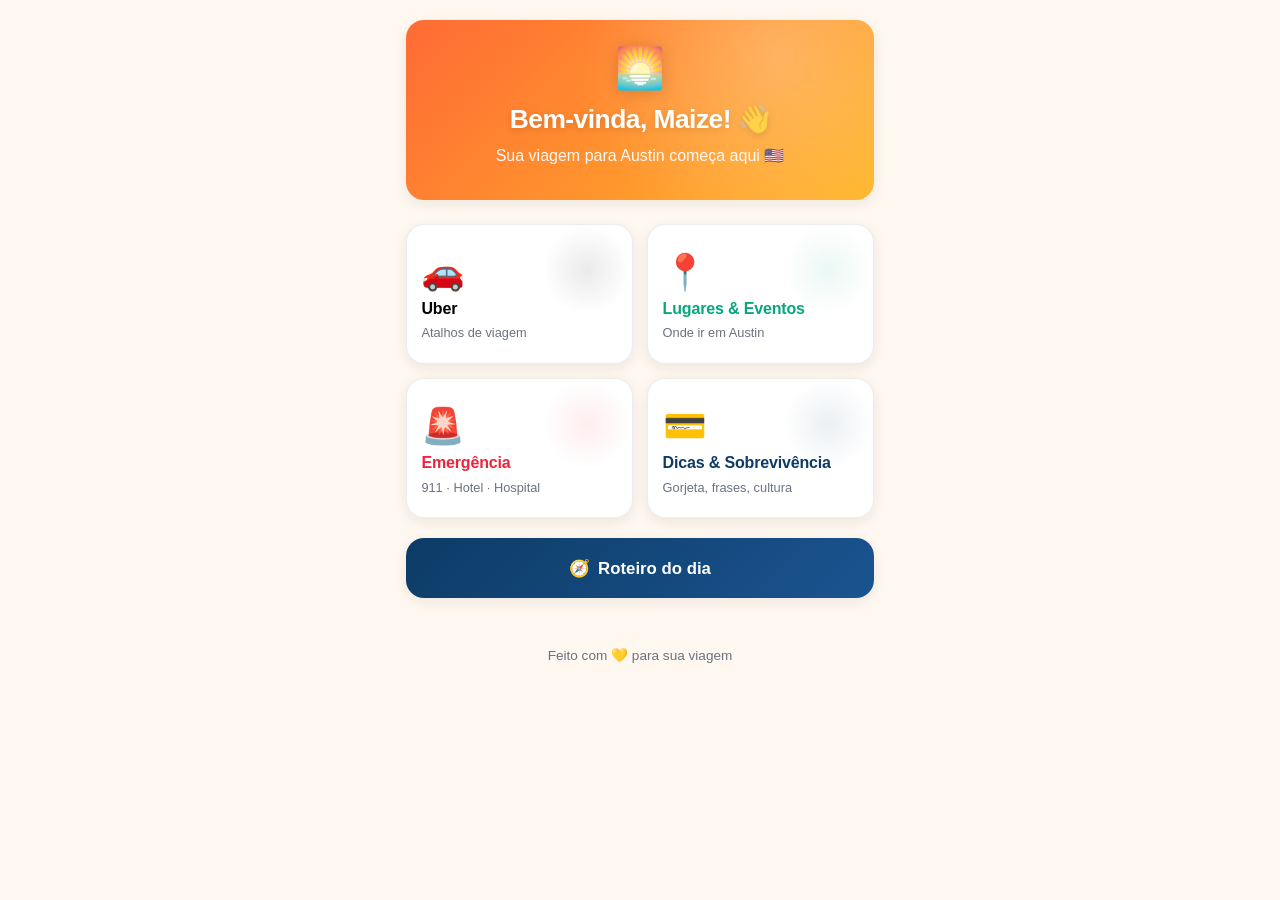
<file: index.html>
<!DOCTYPE html>
<html lang="pt-BR">
<head>
  <meta charset="UTF-8" />
  <meta name="viewport" content="width=device-width, initial-scale=1.0, viewport-fit=cover" />
  <meta name="theme-color" content="#FF6B35" media="(prefers-color-scheme: light)" />
  <meta name="theme-color" content="#0F1419" media="(prefers-color-scheme: dark)" />
  <title>Maize em Austin</title>
  <link rel="manifest" href="manifest.json" />
  <link rel="stylesheet" href="styles.css" />
  <link rel="icon" href="data:image/svg+xml,<svg xmlns=%22http://www.w3.org/2000/svg%22 viewBox=%220 0 100 100%22><text y=%22.9em%22 font-size=%2290%22>🤠</text></svg>" />
</head>
<body>
  
  <main class="container">
    <header class="hero">
      <button type="button" class="hero-wave" id="heroEgg" aria-label="Surpresa">🌅</button>
      <h1 class="hero-title">Bem-vinda, Maize! 👋</h1>
      <p class="hero-subtitle">Sua viagem para Austin começa aqui 🇺🇸</p>
    </header>

    <section class="grid" aria-label="Menu principal">
      <a href="pages/uber.html" class="card card-uber">
        <span class="card-icon" aria-hidden="true">🚗</span>
        <span class="card-title">Uber</span>
        <span class="card-sub">Atalhos de viagem</span>
      </a>

      <a href="pages/lugares.html" class="card card-places">
        <span class="card-icon" aria-hidden="true">📍</span>
        <span class="card-title">Lugares & Eventos</span>
        <span class="card-sub">Onde ir em Austin</span>
      </a>

      <a href="pages/emergencia.html" class="card card-emergency">
        <span class="card-icon" aria-hidden="true">🚨</span>
        <span class="card-title">Emergência</span>
        <span class="card-sub">911 · Hotel · Hospital</span>
      </a>

      <a href="pages/dicas.html" class="card card-tips">
        <span class="card-icon" aria-hidden="true">💳</span>
        <span class="card-title">Dicas & Sobrevivência</span>
        <span class="card-sub">Gorjeta, frases, cultura</span>
      </a>
    </section>

    <a href="pages/roteiro.html" class="btn-full">
      🧭 <span>Roteiro do dia</span>
    </a>

    <footer class="footer">
      Feito com 💛 para sua viagem
    </footer>
  </main>

  <div class="egg-overlay" id="eggOverlay" aria-hidden="true">
    <div class="egg-modal" role="dialog" aria-label="Surpresa">
      <button type="button" class="egg-close" id="eggClose" aria-label="Fechar">✕</button>
      <div class="egg-gallery">
        <img src="img/1.jpeg" alt="" loading="lazy" />
        <img src="img/2.jpeg" alt="" loading="lazy" />
        <img src="img/3.jpeg" alt="" loading="lazy" />
      </div>
      <p class="egg-caption">Amamos você &lt;3</p>
    </div>
  </div>

  <script src="script.js"></script>
</body>
</html>
</file>
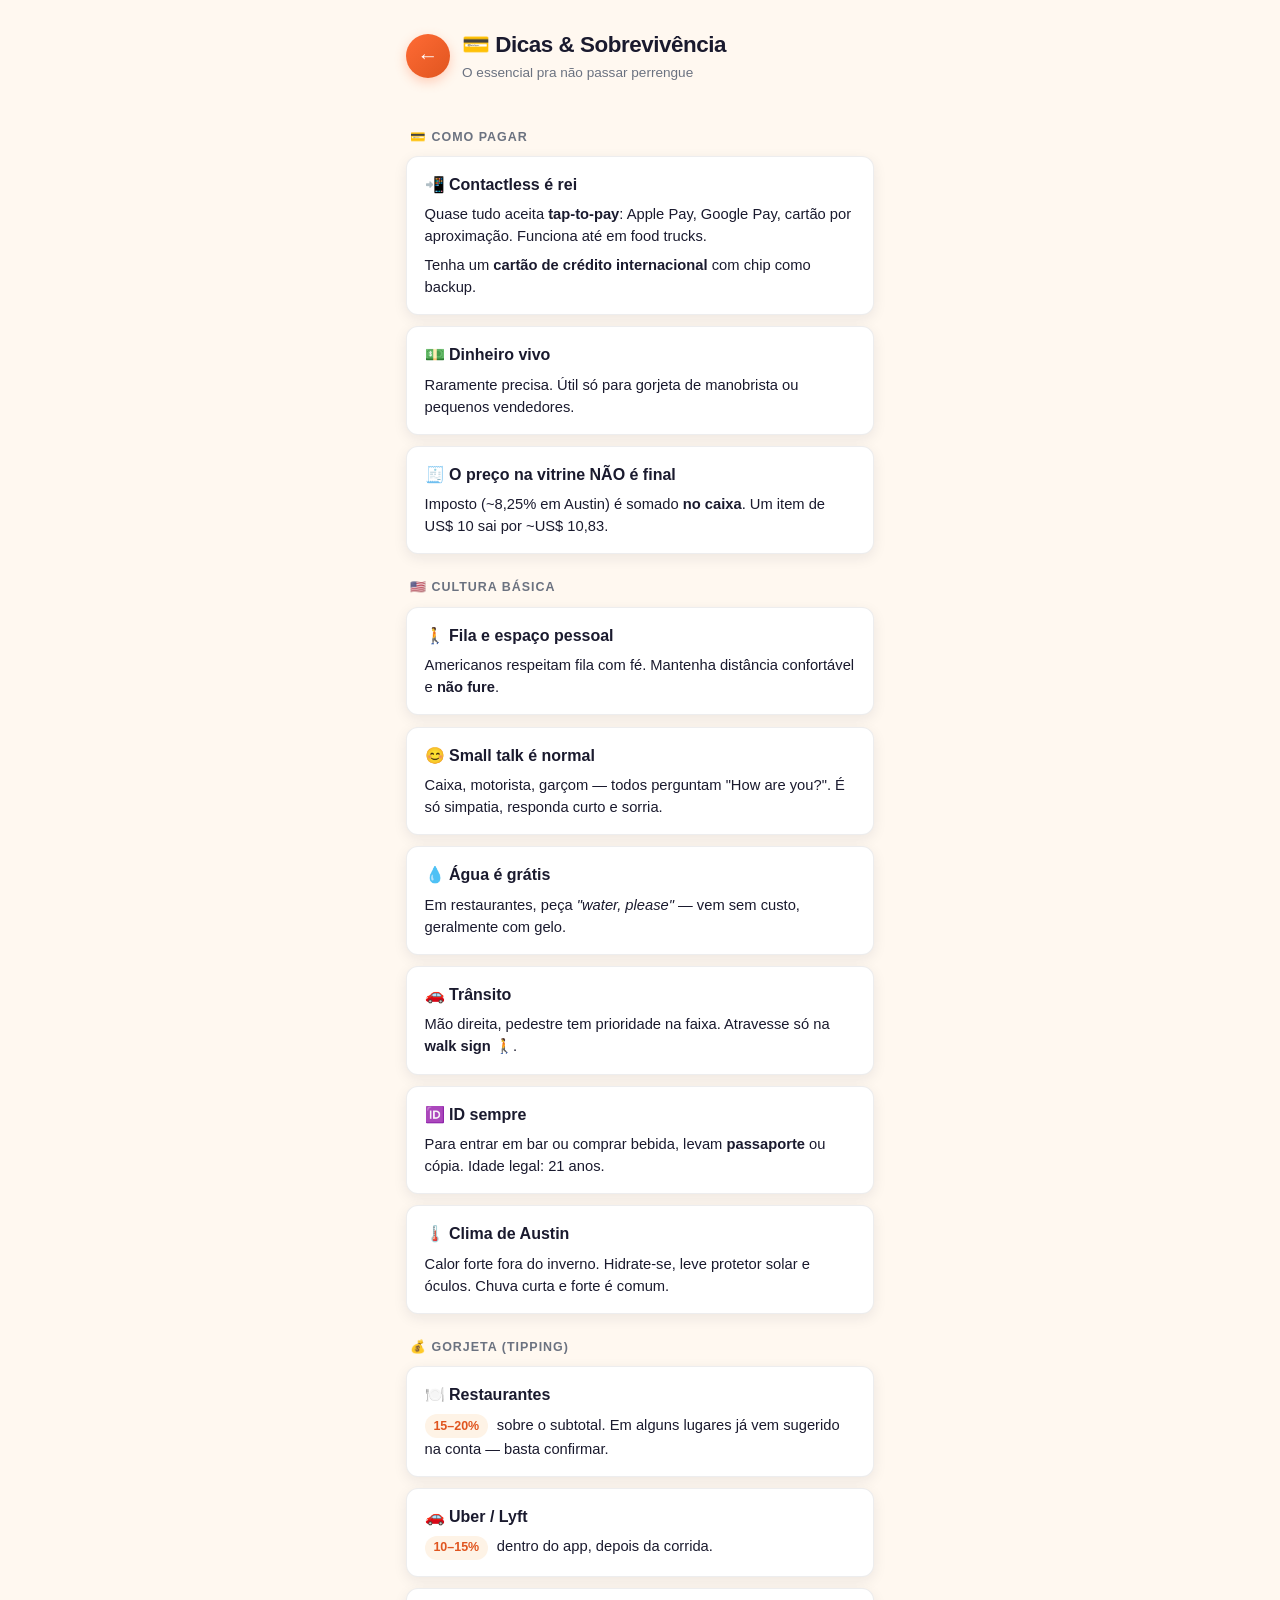
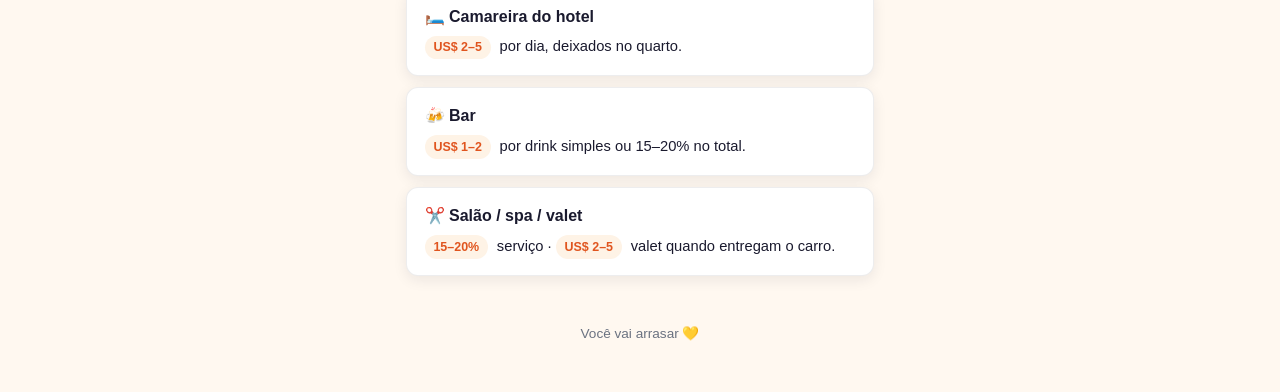
<file: pages/dicas.html>
<!DOCTYPE html>
<html lang="pt-BR">
<head>
  <meta charset="UTF-8" />
  <meta name="viewport" content="width=device-width, initial-scale=1.0, viewport-fit=cover" />
  <meta name="theme-color" content="#FF6B35" media="(prefers-color-scheme: light)" />
  <meta name="theme-color" content="#0F1419" media="(prefers-color-scheme: dark)" />
  <title>Dicas & Sobrevivência — Maize em Austin</title>
  <link rel="stylesheet" href="../styles.css" />
</head>
<body>
  <main class="container">
    <header class="page-header">
      <a href="../index.html" class="back-btn" aria-label="Voltar">←</a>
      <div>
        <h1 class="page-title">💳 Dicas & Sobrevivência</h1>
        <p class="page-subtitle">O essencial pra não passar perrengue</p>
      </div>
    </header>

    <h2 class="section-title">💳 Como pagar</h2>
    <div class="info-card">
      <h3>📲 Contactless é rei</h3>
      <p>Quase tudo aceita <strong>tap-to-pay</strong>: Apple Pay, Google Pay, cartão por aproximação. Funciona até em food trucks.</p>
      <p>Tenha um <strong>cartão de crédito internacional</strong> com chip como backup.</p>
    </div>
    <div class="info-card">
      <h3>💵 Dinheiro vivo</h3>
      <p>Raramente precisa. Útil só para gorjeta de manobrista ou pequenos vendedores.</p>
    </div>
    <div class="info-card">
      <h3>🧾 O preço na vitrine NÃO é final</h3>
      <p>Imposto (~8,25% em Austin) é somado <strong>no caixa</strong>. Um item de US$ 10 sai por ~US$ 10,83.</p>
    </div>

    <h2 class="section-title">🇺🇸 Cultura básica</h2>
    <div class="info-card">
      <h3>🚶 Fila e espaço pessoal</h3>
      <p>Americanos respeitam fila com fé. Mantenha distância confortável e <strong>não fure</strong>.</p>
    </div>
    <div class="info-card">
      <h3>😊 Small talk é normal</h3>
      <p>Caixa, motorista, garçom — todos perguntam "How are you?". É só simpatia, responda curto e sorria.</p>
    </div>
    <div class="info-card">
      <h3>💧 Água é grátis</h3>
      <p>Em restaurantes, peça <em>"water, please"</em> — vem sem custo, geralmente com gelo.</p>
    </div>
    <div class="info-card">
      <h3>🚗 Trânsito</h3>
      <p>Mão direita, pedestre tem prioridade na faixa. Atravesse só na <strong>walk sign</strong> 🚶.</p>
    </div>
    <div class="info-card">
      <h3>🆔 ID sempre</h3>
      <p>Para entrar em bar ou comprar bebida, levam <strong>passaporte</strong> ou cópia. Idade legal: 21 anos.</p>
    </div>
    <div class="info-card">
      <h3>🌡️ Clima de Austin</h3>
      <p>Calor forte fora do inverno. Hidrate-se, leve protetor solar e óculos. Chuva curta e forte é comum.</p>
    </div>

    <h2 class="section-title">💰 Gorjeta (tipping)</h2>
    <div class="info-card">
      <h3>🍽️ Restaurantes</h3>
      <p><span class="badge">15–20%</span> sobre o subtotal. Em alguns lugares já vem sugerido na conta — basta confirmar.</p>
    </div>
    <div class="info-card">
      <h3>🚗 Uber / Lyft</h3>
      <p><span class="badge">10–15%</span> dentro do app, depois da corrida.</p>
    </div>
    <div class="info-card">
      <h3>🛏️ Camareira do hotel</h3>
      <p><span class="badge">US$ 2–5</span> por dia, deixados no quarto.</p>
    </div>
    <div class="info-card">
      <h3>🍻 Bar</h3>
      <p><span class="badge">US$ 1–2</span> por drink simples ou 15–20% no total.</p>
    </div>
    <div class="info-card">
      <h3>✂️ Salão / spa / valet</h3>
      <p><span class="badge">15–20%</span> serviço · <span class="badge">US$ 2–5</span> valet quando entregam o carro.</p>
    </div>

    <footer class="footer">Você vai arrasar 💛</footer>
  </main>
  <script src="../script.js"></script>
</body>
</html>
</file>
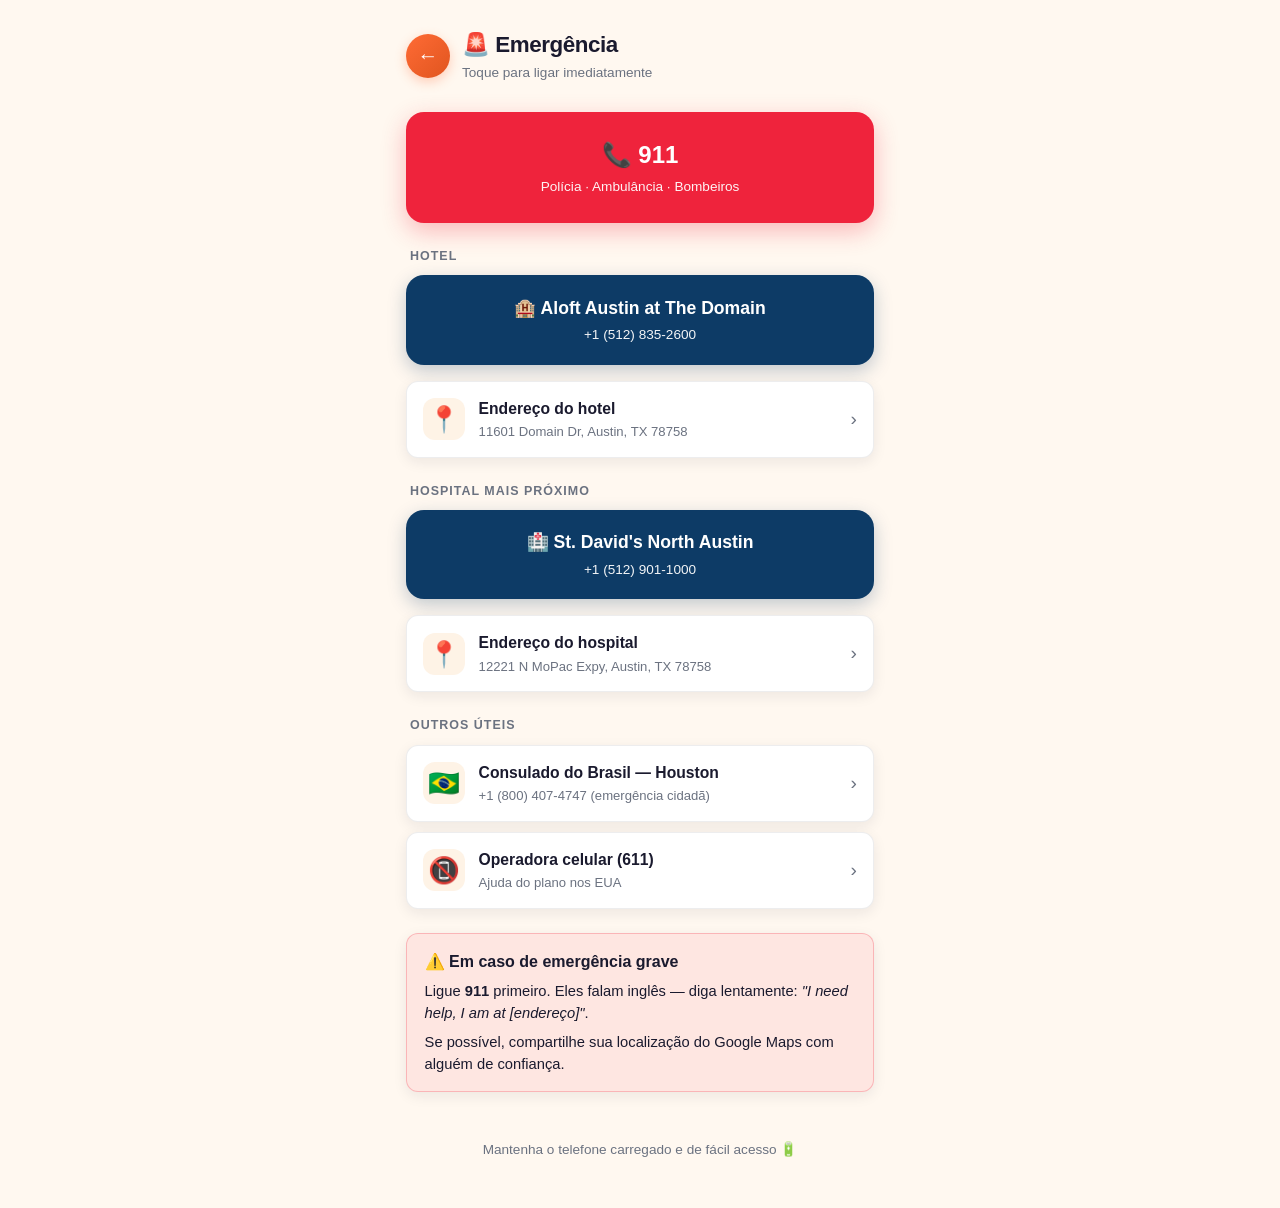
<file: pages/emergencia.html>
<!DOCTYPE html>
<html lang="pt-BR">
<head>
  <meta charset="UTF-8" />
  <meta name="viewport" content="width=device-width, initial-scale=1.0, viewport-fit=cover" />
  <meta name="theme-color" content="#EF233C" media="(prefers-color-scheme: light)" />
  <meta name="theme-color" content="#0F1419" media="(prefers-color-scheme: dark)" />
  <title>Emergência — Maize em Austin</title>
  <link rel="stylesheet" href="../styles.css" />
</head>
<body>
  <main class="container">
    <header class="page-header">
      <a href="../index.html" class="back-btn" aria-label="Voltar">←</a>
      <div>
        <h1 class="page-title">🚨 Emergência</h1>
        <p class="page-subtitle">Toque para ligar imediatamente</p>
      </div>
    </header>

    <a href="tel:911" class="call-btn">
      📞 911
      <span class="call-btn-sub">Polícia · Ambulância · Bombeiros</span>
    </a>

    <h2 class="section-title">Hotel</h2>
    <a href="tel:+15128352600" class="call-btn secondary">
      🏨 Aloft Austin at The Domain
      <span class="call-btn-sub">+1 (512) 835-2600</span>
    </a>
    <a class="list-item" href="https://www.google.com/maps/search/?api=1&query=Aloft+Austin+at+The+Domain+11601+Domain+Dr+Austin+TX">
      <div class="list-icon">📍</div>
      <div class="list-content">
        <span class="list-title">Endereço do hotel</span>
        <span class="list-desc">11601 Domain Dr, Austin, TX 78758</span>
      </div>
      <span class="list-arrow">›</span>
    </a>

    <h2 class="section-title">Hospital mais próximo</h2>
    <a href="tel:+15129011000" class="call-btn secondary">
      🏥 St. David's North Austin
      <span class="call-btn-sub">+1 (512) 901-1000</span>
    </a>
    <a class="list-item" href="https://www.google.com/maps/search/?api=1&query=St+Davids+North+Austin+Medical+Center">
      <div class="list-icon">📍</div>
      <div class="list-content">
        <span class="list-title">Endereço do hospital</span>
        <span class="list-desc">12221 N MoPac Expy, Austin, TX 78758</span>
      </div>
      <span class="list-arrow">›</span>
    </a>

    <h2 class="section-title">Outros úteis</h2>
    <div class="list">
      <a class="list-item" href="tel:+18004074747">
        <div class="list-icon">🇧🇷</div>
        <div class="list-content">
          <span class="list-title">Consulado do Brasil — Houston</span>
          <span class="list-desc">+1 (800) 407-4747 (emergência cidadã)</span>
        </div>
        <span class="list-arrow">›</span>
      </a>

      <a class="list-item" href="tel:611">
        <div class="list-icon">📵</div>
        <div class="list-content">
          <span class="list-title">Operadora celular (611)</span>
          <span class="list-desc">Ajuda do plano nos EUA</span>
        </div>
        <span class="list-arrow">›</span>
      </a>
    </div>

    <div class="info-card" style="margin-top:1.5rem;background:rgba(239,35,60,0.08);border-color:rgba(239,35,60,0.25);">
      <h3>⚠️ Em caso de emergência grave</h3>
      <p>Ligue <strong>911</strong> primeiro. Eles falam inglês — diga lentamente: <em>"I need help, I am at [endereço]"</em>.</p>
      <p>Se possível, compartilhe sua localização do Google Maps com alguém de confiança.</p>
    </div>

    <footer class="footer">Mantenha o telefone carregado e de fácil acesso 🔋</footer>
  </main>
  <script src="../script.js"></script>
</body>
</html>
</file>
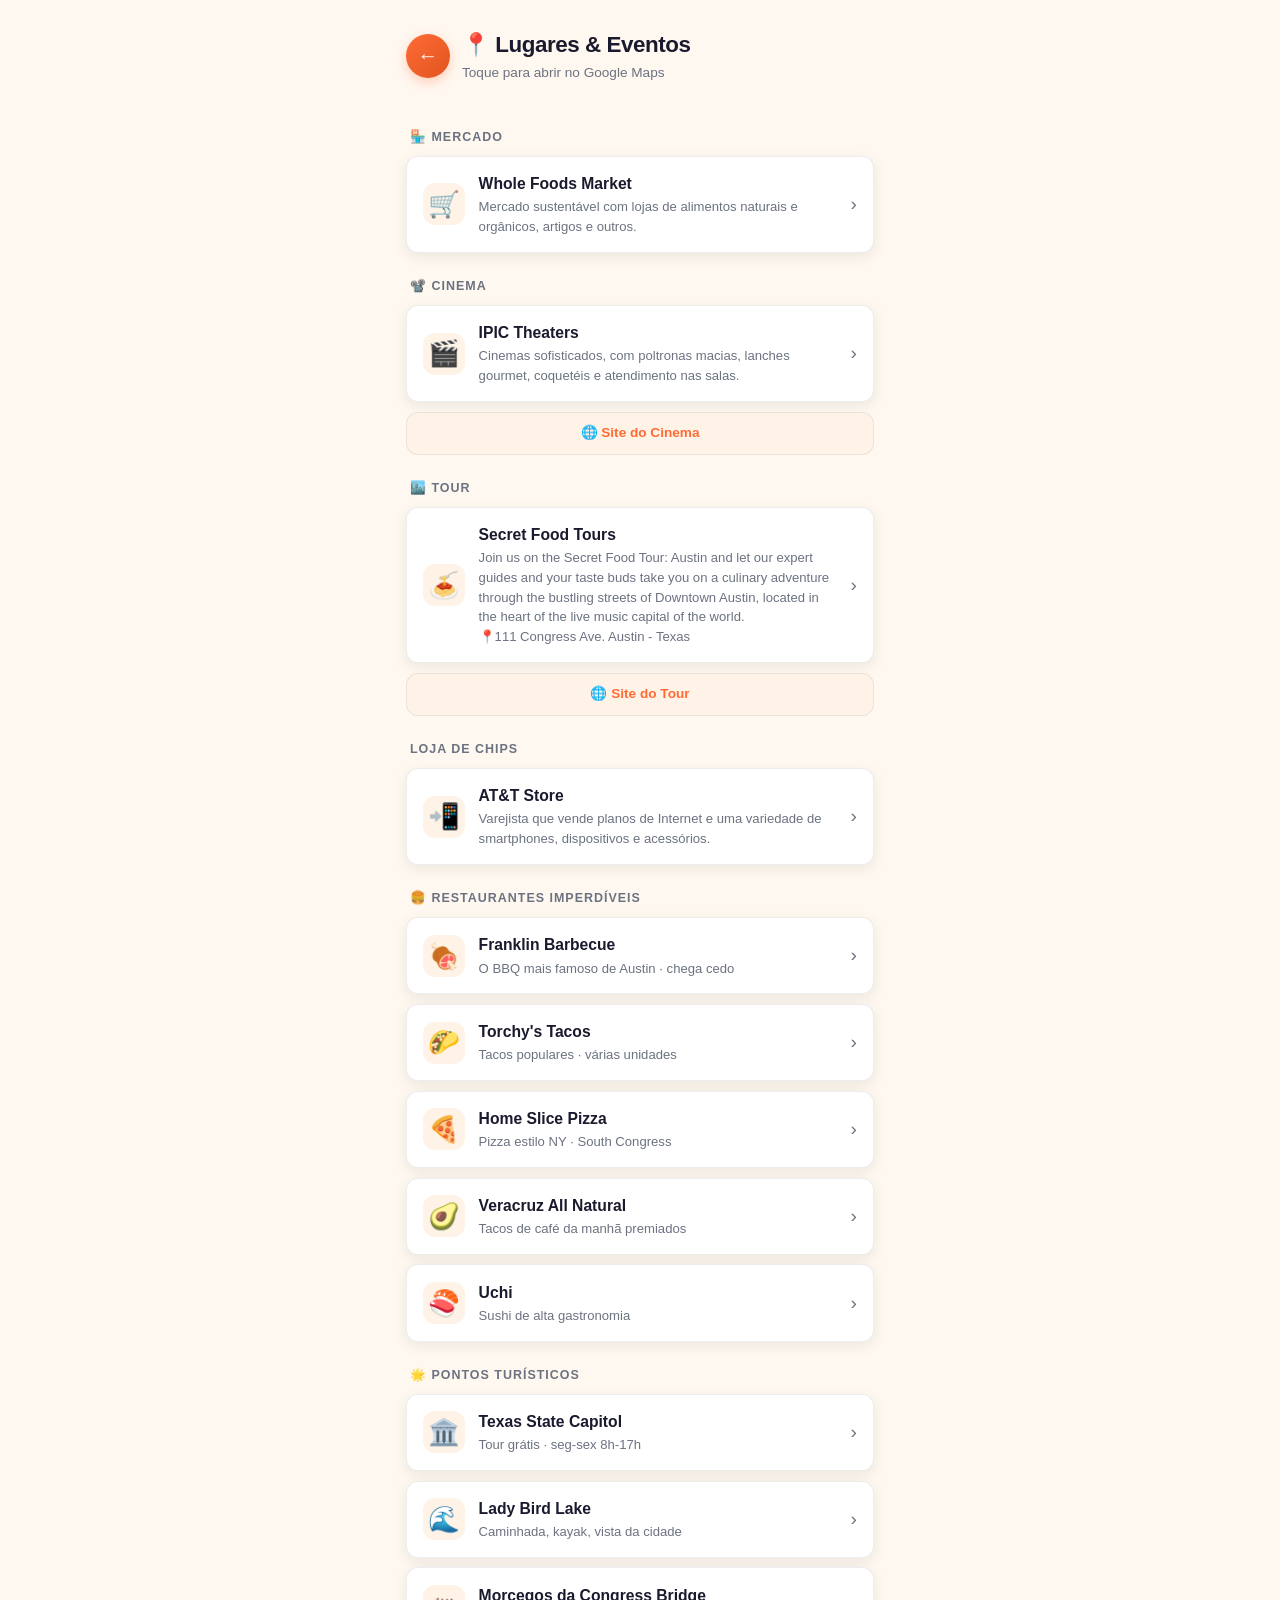
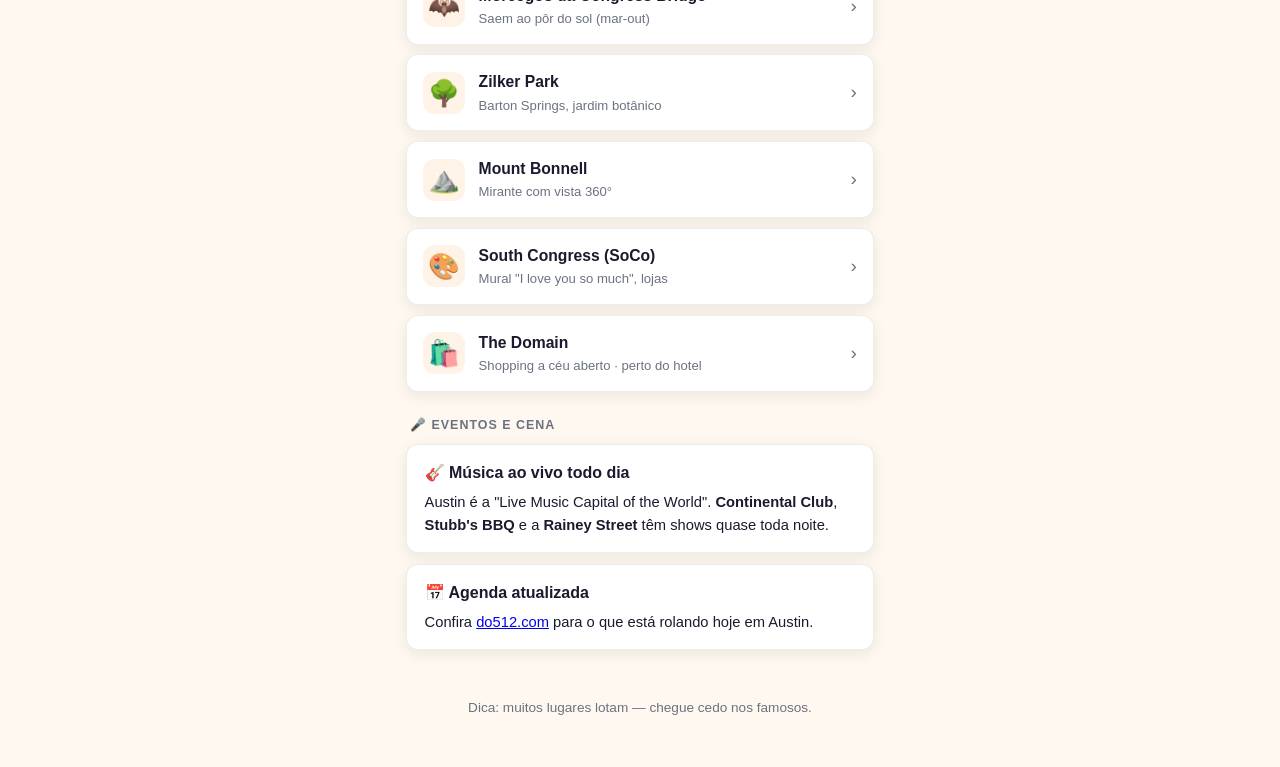
<file: pages/lugares.html>
<!DOCTYPE html>
<html lang="pt-BR">
<head>
  <meta charset="UTF-8" />
  <meta name="viewport" content="width=device-width, initial-scale=1.0, viewport-fit=cover" />
  <meta name="theme-color" content="#FF6B35" media="(prefers-color-scheme: light)" />
  <meta name="theme-color" content="#0F1419" media="(prefers-color-scheme: dark)" />
  <title>Lugares & Eventos — Maize em Austin</title>
  <link rel="stylesheet" href="../styles.css" />
</head>
<body>
  <main class="container">
    <header class="page-header">
      <a href="../index.html" class="back-btn" aria-label="Voltar">←</a>
      <div>
        <h1 class="page-title">📍 Lugares & Eventos</h1>
        <p class="page-subtitle">Toque para abrir no Google Maps</p>
      </div>
    </header>

    <h2 class="section-title">🏪 Mercado</h2>
    <div class="list">
      <a class="list-item" href="https://maps.app.goo.gl/ZYrcFSrsHV4xtMgLA">
        <div class="list-icon">🛒</div>
        <div class="list-content">
          <span class="list-title">Whole Foods Market</span>
          <span class="list-desc">Mercado sustentável com lojas de alimentos naturais e orgânicos, artigos e outros.</span>
        </div>
        <span class="list-arrow">›</span>
      </a>
    </div>

    <h2 class="section-title">📽️ Cinema</h2>
    <div class="list">
      <a class="list-item" href="https://maps.app.goo.gl/w23sribvR2mzEFgQ9">
        <div class="list-icon">🎬</div>
        <div class="list-content">
          <span class="list-title">IPIC Theaters</span>
          <span class="list-desc">Cinemas sofisticados, com poltronas macias, lanches gourmet, coquetéis e atendimento nas salas.</span>
        </div>
        <span class="list-arrow">›</span>
      </a>
      <a class="site-link" href="https://www.ipic.com/" target="_blank">🌐 Site do Cinema</a>
    </div>

    <h2 class="section-title">🏙️ TOUR</h2>
    <div class="list">
      <a class="list-item" href="https://maps.app.goo.gl/Bj58W1o6ctsXuA8a6">
        <div class="list-icon">🍝</div>
        <div class="list-content">
          <span class="list-title">Secret Food Tours</span>
          <span class="list-desc">Join us on the Secret Food Tour: Austin and let our expert guides and your taste buds take you on a culinary adventure through the bustling streets of Downtown Austin, located in the heart of the live music capital of the world.</br>📍111 Congress Ave. Austin - Texas</span>
        </div>
        <span class="list-arrow">›</span>
      </a>
      <a class="site-link" href="https://www.secretfoodtours.com/austin/food-tours-austin/" target="_blank">🌐 Site do Tour</a>
    </div>

    <h2 class="section-title">Loja de Chips</h2>
    <div class="list">
      <a class="list-item" href="https://maps.app.goo.gl/aH4JgXyu5TXw3Ms36">
        <div class="list-icon">📲</div>
        <div class="list-content">
          <span class="list-title">AT&T Store</span>
          <span class="list-desc">Varejista que vende planos de Internet e uma variedade de smartphones, dispositivos e acessórios.</span>
        </div>
        <span class="list-arrow">›</span>
      </a>
    </div>

    <h2 class="section-title">🍔 Restaurantes imperdíveis</h2>
    <div class="list">
      <a class="list-item" href="https://www.google.com/maps/search/?api=1&query=Franklin+Barbecue+Austin+TX">
        <div class="list-icon">🍖</div>
        <div class="list-content">
          <span class="list-title">Franklin Barbecue</span>
          <span class="list-desc">O BBQ mais famoso de Austin · chega cedo</span>
        </div>
        <span class="list-arrow">›</span>
      </a>

      <a class="list-item" href="https://www.google.com/maps/search/?api=1&query=Torchys+Tacos+Austin+TX">
        <div class="list-icon">🌮</div>
        <div class="list-content">
          <span class="list-title">Torchy's Tacos</span>
          <span class="list-desc">Tacos populares · várias unidades</span>
        </div>
        <span class="list-arrow">›</span>
      </a>

      <a class="list-item" href="https://www.google.com/maps/search/?api=1&query=Home+Slice+Pizza+Austin+TX">
        <div class="list-icon">🍕</div>
        <div class="list-content">
          <span class="list-title">Home Slice Pizza</span>
          <span class="list-desc">Pizza estilo NY · South Congress</span>
        </div>
        <span class="list-arrow">›</span>
      </a>

      <a class="list-item" href="https://www.google.com/maps/search/?api=1&query=Veracruz+All+Natural+Austin+TX">
        <div class="list-icon">🥑</div>
        <div class="list-content">
          <span class="list-title">Veracruz All Natural</span>
          <span class="list-desc">Tacos de café da manhã premiados</span>
        </div>
        <span class="list-arrow">›</span>
      </a>

      <a class="list-item" href="https://www.google.com/maps/search/?api=1&query=Uchi+Austin+TX">
        <div class="list-icon">🍣</div>
        <div class="list-content">
          <span class="list-title">Uchi</span>
          <span class="list-desc">Sushi de alta gastronomia</span>
        </div>
        <span class="list-arrow">›</span>
      </a>
    </div>

    <h2 class="section-title">🌟 Pontos turísticos</h2>
    <div class="list">
      <a class="list-item" href="https://www.google.com/maps/search/?api=1&query=Texas+State+Capitol+Austin">
        <div class="list-icon">🏛️</div>
        <div class="list-content">
          <span class="list-title">Texas State Capitol</span>
          <span class="list-desc">Tour grátis · seg-sex 8h-17h</span>
        </div>
        <span class="list-arrow">›</span>
      </a>

      <a class="list-item" href="https://www.google.com/maps/search/?api=1&query=Lady+Bird+Lake+Austin">
        <div class="list-icon">🌊</div>
        <div class="list-content">
          <span class="list-title">Lady Bird Lake</span>
          <span class="list-desc">Caminhada, kayak, vista da cidade</span>
        </div>
        <span class="list-arrow">›</span>
      </a>

      <a class="list-item" href="https://www.google.com/maps/search/?api=1&query=Congress+Avenue+Bridge+Bats+Austin">
        <div class="list-icon">🦇</div>
        <div class="list-content">
          <span class="list-title">Morcegos da Congress Bridge</span>
          <span class="list-desc">Saem ao pôr do sol (mar-out)</span>
        </div>
        <span class="list-arrow">›</span>
      </a>

      <a class="list-item" href="https://www.google.com/maps/search/?api=1&query=Zilker+Park+Austin">
        <div class="list-icon">🌳</div>
        <div class="list-content">
          <span class="list-title">Zilker Park</span>
          <span class="list-desc">Barton Springs, jardim botânico</span>
        </div>
        <span class="list-arrow">›</span>
      </a>

      <a class="list-item" href="https://www.google.com/maps/search/?api=1&query=Mount+Bonnell+Austin">
        <div class="list-icon">⛰️</div>
        <div class="list-content">
          <span class="list-title">Mount Bonnell</span>
          <span class="list-desc">Mirante com vista 360°</span>
        </div>
        <span class="list-arrow">›</span>
      </a>

      <a class="list-item" href="https://www.google.com/maps/search/?api=1&query=South+Congress+Avenue+Austin">
        <div class="list-icon">🎨</div>
        <div class="list-content">
          <span class="list-title">South Congress (SoCo)</span>
          <span class="list-desc">Mural "I love you so much", lojas</span>
        </div>
        <span class="list-arrow">›</span>
      </a>

      <a class="list-item" href="https://www.google.com/maps/search/?api=1&query=The+Domain+Austin">
        <div class="list-icon">🛍️</div>
        <div class="list-content">
          <span class="list-title">The Domain</span>
          <span class="list-desc">Shopping a céu aberto · perto do hotel</span>
        </div>
        <span class="list-arrow">›</span>
      </a>
    </div>

    <h2 class="section-title">🎤 Eventos e cena</h2>
    <div class="info-card">
      <h3>🎸 Música ao vivo todo dia</h3>
      <p>Austin é a "Live Music Capital of the World". <strong>Continental Club</strong>, <strong>Stubb's BBQ</strong> e a <strong>Rainey Street</strong> têm shows quase toda noite.</p>
    </div>

<!--     <div class="info-card">
      <h3>🎪 SXSW</h3>
      <p><span class="badge">MARÇO</span> Festival gigante de música, cinema e tech. Se estiver na cidade nessa época, esteja preparada — <em>tudo</em> lota.</p>
    </div>

    <div class="info-card">
      <h3>🎶 ACL Festival</h3>
      <p><span class="badge">OUTUBRO</span> Austin City Limits, festival de música no Zilker Park. Dois fins de semana seguidos.</p>
    </div> -->

    <div class="info-card">
      <h3>📅 Agenda atualizada</h3>
      <p>Confira <a href="https://do512.com/" target="_blank" rel="noopener">do512.com</a> para o que está rolando hoje em Austin.</p>
    </div>

    <footer class="footer">Dica: muitos lugares lotam — chegue cedo nos famosos.</footer>
  </main>
  <script src="../script.js"></script>
</body>
</html>
</file>
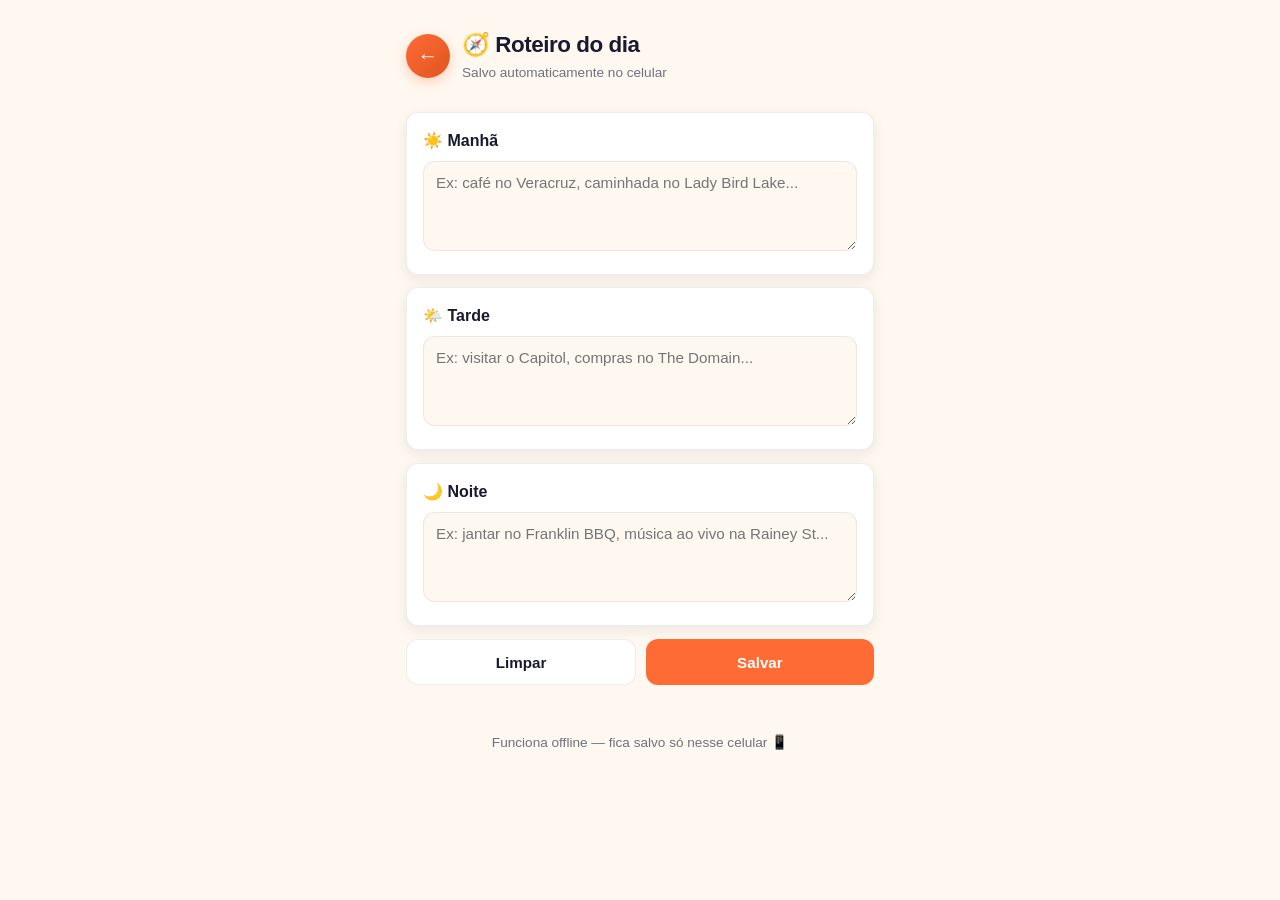
<file: pages/roteiro.html>
<!DOCTYPE html>
<html lang="pt-BR">
<head>
  <meta charset="UTF-8" />
  <meta name="viewport" content="width=device-width, initial-scale=1.0, viewport-fit=cover" />
  <meta name="theme-color" content="#0D3B66" media="(prefers-color-scheme: light)" />
  <meta name="theme-color" content="#0F1419" media="(prefers-color-scheme: dark)" />
  <title>Roteiro do dia — Maize em Austin</title>
  <link rel="stylesheet" href="../styles.css" />
</head>
<body>
  <main class="container">
    <header class="page-header">
      <a href="../index.html" class="back-btn" aria-label="Voltar">←</a>
      <div>
        <h1 class="page-title">🧭 Roteiro do dia</h1>
        <p class="page-subtitle">Salvo automaticamente no celular</p>
      </div>
    </header>

    <form id="routine-form" autocomplete="off">
      <div class="routine-block">
        <label for="manha">☀️ Manhã</label>
        <textarea id="manha" name="manha" placeholder="Ex: café no Veracruz, caminhada no Lady Bird Lake..."></textarea>
      </div>

      <div class="routine-block">
        <label for="tarde">🌤️ Tarde</label>
        <textarea id="tarde" name="tarde" placeholder="Ex: visitar o Capitol, compras no The Domain..."></textarea>
      </div>

      <div class="routine-block">
        <label for="noite">🌙 Noite</label>
        <textarea id="noite" name="noite" placeholder="Ex: jantar no Franklin BBQ, música ao vivo na Rainey St..."></textarea>
      </div>

      <div class="routine-actions">
        <button type="button" class="btn btn-ghost" id="clear-btn">Limpar</button>
        <button type="submit" class="btn btn-primary">Salvar</button>
      </div>
    </form>

    <footer class="footer">Funciona offline — fica salvo só nesse celular 📱</footer>
  </main>

  <script src="../script.js"></script>
  <script>
    const KEY = "maize-austin-roteiro";
    const form = document.getElementById("routine-form");
    const fields = ["manha", "tarde", "noite"];

    // Carrega salvo
    try {
      const saved = JSON.parse(localStorage.getItem(KEY) || "{}");
      fields.forEach((f) => {
        if (saved[f]) document.getElementById(f).value = saved[f];
      });
    } catch (e) {}

    // Auto-save no blur (rede de segurança)
    fields.forEach((f) => {
      document.getElementById(f).addEventListener("blur", saveQuiet);
    });

    form.addEventListener("submit", (e) => {
      e.preventDefault();
      saveQuiet();
      showToast("Roteiro salvo ✓");
    });

    document.getElementById("clear-btn").addEventListener("click", () => {
      if (!confirm("Apagar todo o roteiro?")) return;
      fields.forEach((f) => (document.getElementById(f).value = ""));
      localStorage.removeItem(KEY);
      showToast("Roteiro limpo");
    });

    function saveQuiet() {
      const data = {};
      fields.forEach((f) => (data[f] = document.getElementById(f).value));
      localStorage.setItem(KEY, JSON.stringify(data));
    }
  </script>
</body>
</html>
</file>
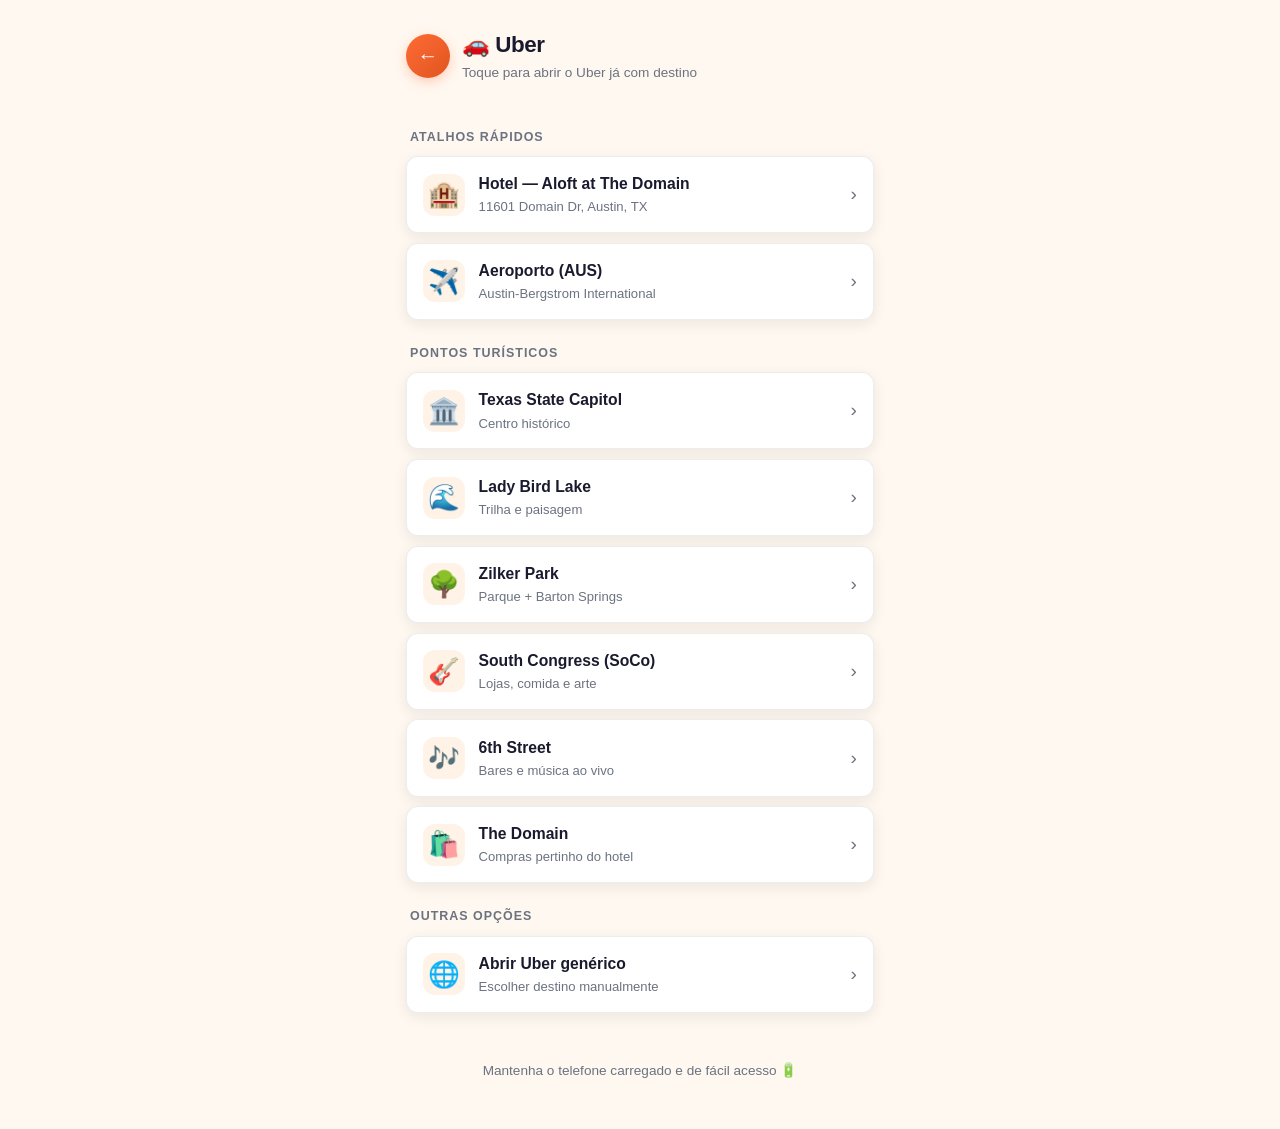
<file: pages/uber.html>
<!DOCTYPE html>
<html lang="pt-BR">
<head>
  <meta charset="UTF-8" />
  <meta name="viewport" content="width=device-width, initial-scale=1.0, viewport-fit=cover" />
  <meta name="theme-color" content="#FF6B35" media="(prefers-color-scheme: light)" />
  <meta name="theme-color" content="#0F1419" media="(prefers-color-scheme: dark)" />
  <title>Uber — Maize em Austin</title>
  <link rel="stylesheet" href="../styles.css" />
</head>
<body>
  <main class="container">
    <header class="page-header">
      <a href="../index.html" class="back-btn" aria-label="Voltar">←</a>
      <div>
        <h1 class="page-title">🚗 Uber</h1>
        <p class="page-subtitle">Toque para abrir o Uber já com destino</p>
      </div>
    </header>

    <h2 class="section-title">Atalhos rápidos</h2>
    <div class="list">
      <a class="list-item" href="https://m.uber.com/ul/?action=setPickup&pickup=my_location&dropoff[formatted_address]=Aloft%20Austin%20at%20The%20Domain%2C%2011601%20Domain%20Dr%2C%20Austin%2C%20TX%2078758">
        <div class="list-icon">🏨</div>
        <div class="list-content">
          <span class="list-title">Hotel — Aloft at The Domain</span>
          <span class="list-desc">11601 Domain Dr, Austin, TX</span>
        </div>
        <span class="list-arrow">›</span>
      </a>

      <a class="list-item" href="https://m.uber.com/ul/?action=setPickup&pickup=my_location&dropoff[formatted_address]=Austin-Bergstrom%20International%20Airport%2C%20Austin%2C%20TX">
        <div class="list-icon">✈️</div>
        <div class="list-content">
          <span class="list-title">Aeroporto (AUS)</span>
          <span class="list-desc">Austin-Bergstrom International</span>
        </div>
        <span class="list-arrow">›</span>
      </a>
    </div>

    <h2 class="section-title">Pontos turísticos</h2>
    <div class="list">
      <a class="list-item" href="https://m.uber.com/ul/?action=setPickup&pickup=my_location&dropoff[formatted_address]=Texas%20State%20Capitol%2C%201100%20Congress%20Ave%2C%20Austin%2C%20TX">
        <div class="list-icon">🏛️</div>
        <div class="list-content">
          <span class="list-title">Texas State Capitol</span>
          <span class="list-desc">Centro histórico</span>
        </div>
        <span class="list-arrow">›</span>
      </a>

      <a class="list-item" href="https://m.uber.com/ul/?action=setPickup&pickup=my_location&dropoff[formatted_address]=Lady%20Bird%20Lake%2C%20Austin%2C%20TX">
        <div class="list-icon">🌊</div>
        <div class="list-content">
          <span class="list-title">Lady Bird Lake</span>
          <span class="list-desc">Trilha e paisagem</span>
        </div>
        <span class="list-arrow">›</span>
      </a>

      <a class="list-item" href="https://m.uber.com/ul/?action=setPickup&pickup=my_location&dropoff[formatted_address]=Zilker%20Park%2C%20Austin%2C%20TX">
        <div class="list-icon">🌳</div>
        <div class="list-content">
          <span class="list-title">Zilker Park</span>
          <span class="list-desc">Parque + Barton Springs</span>
        </div>
        <span class="list-arrow">›</span>
      </a>

      <a class="list-item" href="https://m.uber.com/ul/?action=setPickup&pickup=my_location&dropoff[formatted_address]=South%20Congress%20Avenue%2C%20Austin%2C%20TX">
        <div class="list-icon">🎸</div>
        <div class="list-content">
          <span class="list-title">South Congress (SoCo)</span>
          <span class="list-desc">Lojas, comida e arte</span>
        </div>
        <span class="list-arrow">›</span>
      </a>

      <a class="list-item" href="https://m.uber.com/ul/?action=setPickup&pickup=my_location&dropoff[formatted_address]=6th%20Street%2C%20Austin%2C%20TX">
        <div class="list-icon">🎶</div>
        <div class="list-content">
          <span class="list-title">6th Street</span>
          <span class="list-desc">Bares e música ao vivo</span>
        </div>
        <span class="list-arrow">›</span>
      </a>

      <a class="list-item" href="https://m.uber.com/ul/?action=setPickup&pickup=my_location&dropoff[formatted_address]=The%20Domain%2C%20Austin%2C%20TX">
        <div class="list-icon">🛍️</div>
        <div class="list-content">
          <span class="list-title">The Domain</span>
          <span class="list-desc">Compras pertinho do hotel</span>
        </div>
        <span class="list-arrow">›</span>
      </a>
    </div>

    <h2 class="section-title">Outras opções</h2>
    <div class="list">
      <a class="list-item" href="https://m.uber.com/">
        <div class="list-icon">🌐</div>
        <div class="list-content">
          <span class="list-title">Abrir Uber genérico</span>
          <span class="list-desc">Escolher destino manualmente</span>
        </div>
        <span class="list-arrow">›</span>
      </a>
    </div>

    <footer class="footer">Mantenha o telefone carregado e de fácil acesso 🔋</footer>
  </main>
  <script src="../script.js"></script>
</body>
</html>
</file>
<file: styles.css>
/* ================================
   Maize em Austin — estilo base
   Mobile-first · Galaxy A54 friendly
   ================================ */

:root {
  --primary: #ff6b35;
  --primary-dark: #e0551f;
  --blue: #0d3b66;
  --yellow: #ffb627;
  --green: #06a77d;
  --red: #ef233c;

  --bg: #fff8f0;
  --surface: #ffffff;
  --surface-2: #fef3e6;
  --text: #1a1a2e;
  --muted: #6b7280;
  --border: rgba(26, 26, 46, 0.08);
  --shadow: 0 4px 14px rgba(26, 26, 46, 0.08);
  --shadow-lg: 0 10px 28px rgba(26, 26, 46, 0.12);

  --radius: 18px;
  --radius-sm: 12px;
  --space: 1rem;
}

@media (prefers-color-scheme: dark) {
  :root {
    --bg: #0f1419;
    --surface: #1a2028;
    --surface-2: #232b36;
    --text: #f5f5f5;
    --muted: #9ca3af;
    --border: rgba(255, 255, 255, 0.08);
    --shadow: 0 4px 14px rgba(0, 0, 0, 0.4);
    --shadow-lg: 0 10px 28px rgba(0, 0, 0, 0.5);
  }
}

* {
  box-sizing: border-box;
  margin: 0;
  padding: 0;
}

html {
  -webkit-tap-highlight-color: transparent;
  -webkit-text-size-adjust: 100%;
}

body {
  font-family: -apple-system, BlinkMacSystemFont, "Segoe UI", Roboto, "Helvetica Neue", Arial, sans-serif;
  background: var(--bg);
  color: var(--text);
  line-height: 1.5;
  min-height: 100vh;
  min-height: 100dvh;
  padding: env(safe-area-inset-top) env(safe-area-inset-right) env(safe-area-inset-bottom) env(safe-area-inset-left);
}

.container {
  max-width: 500px;
  margin: 0 auto;
  padding: 1.25rem 1rem 2rem;
}

/* ========== HERO ========== */
.hero {
  text-align: center;
  padding: 1.5rem 0.5rem 2rem;
  background: linear-gradient(135deg, var(--primary) 0%, var(--yellow) 100%);
  border-radius: var(--radius);
  margin-bottom: 1.5rem;
  color: #fff;
  box-shadow: var(--shadow);
  position: relative;
  overflow: hidden;
}

.hero::before {
  content: "";
  position: absolute;
  inset: 0;
  background: radial-gradient(circle at 80% 20%, rgba(255, 255, 255, 0.25), transparent 50%);
  pointer-events: none;
}

.hero-wave {
  font-size: 2.5rem;
  margin-bottom: 0.5rem;
  filter: drop-shadow(0 2px 8px rgba(0, 0, 0, 0.15));
  background: transparent;
  border: none;
  padding: 0.25rem 0.5rem;
  cursor: pointer;
  line-height: 1;
  font-family: inherit;
  color: inherit;
  transition: transform 0.15s ease;
  position: relative;
  z-index: 1;
}

.hero-wave:active {
  transform: scale(0.88) rotate(-8deg);
}

.hero-wave:focus-visible {
  outline: 2px solid rgba(255, 255, 255, 0.8);
  outline-offset: 4px;
  border-radius: 12px;
}

.hero-title {
  font-size: 1.65rem;
  font-weight: 800;
  letter-spacing: -0.02em;
  text-shadow: 0 2px 6px rgba(0, 0, 0, 0.15);
}

.hero-subtitle {
  font-size: 1rem;
  opacity: 0.95;
  margin-top: 0.25rem;
  font-weight: 500;
}

/* ========== GRID 2x2 ========== */
.grid {
  display: grid;
  grid-template-columns: 1fr 1fr;
  gap: 0.9rem;
  margin-bottom: 1.25rem;
}

.card {
  background: var(--surface);
  border: 1px solid var(--border);
  border-radius: var(--radius);
  padding: 1.25rem 0.9rem;
  text-decoration: none;
  color: var(--text);
  display: flex;
  flex-direction: column;
  align-items: flex-start;
  justify-content: flex-end;
  min-height: 140px;
  box-shadow: var(--shadow);
  transition: transform 0.15s ease, box-shadow 0.15s ease;
  position: relative;
  overflow: hidden;
}

.card::after {
  content: "";
  position: absolute;
  top: 0; right: 0;
  width: 90px;
  height: 90px;
  background: radial-gradient(circle, currentColor 0%, transparent 70%);
  opacity: 0.08;
  pointer-events: none;
}

.card:active {
  transform: scale(0.97);
  box-shadow: var(--shadow-lg);
}

.card-icon {
  font-size: 2.2rem;
  margin-bottom: 0.5rem;
  line-height: 1;
}

.card-title {
  font-weight: 700;
  font-size: 1rem;
  letter-spacing: -0.01em;
}

.card-sub {
  font-size: 0.8rem;
  color: var(--muted);
  margin-top: 0.15rem;
}

.card-uber { color: #000; }
.card-places { color: var(--green); }
.card-emergency { color: var(--red); }
.card-tips { color: var(--blue); }
@media (prefers-color-scheme: dark) {
  .card-uber { color: #fff; }
  .card-tips { color: #5ba8ff; }
}

/* ========== BOTÃO FULL ========== */
.btn-full {
  display: flex;
  align-items: center;
  justify-content: center;
  gap: 0.5rem;
  width: 100%;
  padding: 1.1rem;
  background: linear-gradient(135deg, var(--blue) 0%, #1a5490 100%);
  color: #fff;
  text-decoration: none;
  border-radius: var(--radius);
  font-weight: 700;
  font-size: 1.05rem;
  box-shadow: var(--shadow);
  transition: transform 0.15s ease;
}

.btn-full:active {
  transform: scale(0.98);
}

/* ========== FOOTER ========== */
.footer {
  text-align: center;
  color: var(--muted);
  font-size: 0.85rem;
  margin-top: 2rem;
  padding: 1rem 0;
}

/* ================================
   PÁGINAS INTERNAS
   ================================ */
.page-header {
  display: flex;
  align-items: center;
  gap: 0.75rem;
  padding: 0.5rem 0 1.25rem;
  margin-bottom: 0.5rem;
}

.back-btn {
  display: inline-flex;
  align-items: center;
  justify-content: center;
  width: 44px;
  height: 44px;
  border-radius: 50%;
  background: linear-gradient(135deg, var(--primary), var(--primary-dark));
  color: #fff;
  text-decoration: none;
  font-size: 1.3rem;
  font-weight: 700;
  border: none;
  box-shadow: 0 4px 12px rgba(255, 107, 53, 0.3);
  flex-shrink: 0;
  transition: transform 0.12s ease, box-shadow 0.12s ease;
}

.back-btn:active {
  transform: scale(0.92);
  box-shadow: 0 2px 8px rgba(255, 107, 53, 0.2);
}

.page-title {
  font-size: 1.4rem;
  font-weight: 800;
  letter-spacing: -0.02em;
}

.page-subtitle {
  font-size: 0.85rem;
  color: var(--muted);
  margin-top: 0.1rem;
}

.section-title {
  font-size: 0.78rem;
  font-weight: 700;
  text-transform: uppercase;
  letter-spacing: 0.08em;
  color: var(--muted);
  margin: 1.5rem 0 0.6rem;
  padding-left: 0.25rem;
}

/* Lista de itens (Uber/Lugares/Emergência) */
.list {
  display: flex;
  flex-direction: column;
  gap: 0.6rem;
}

.list-item {
  display: flex;
  align-items: center;
  gap: 0.85rem;
  background: var(--surface);
  border: 1px solid var(--border);
  border-radius: var(--radius-sm);
  padding: 0.95rem 1rem;
  text-decoration: none;
  color: var(--text);
  box-shadow: var(--shadow);
  transition: transform 0.12s ease;
}

.list-item:active { transform: scale(0.98); }

.list-icon {
  font-size: 1.6rem;
  flex-shrink: 0;
  width: 42px;
  height: 42px;
  display: flex;
  align-items: center;
  justify-content: center;
  background: var(--surface-2);
  border-radius: 12px;
}

.list-content {
  flex: 1;
  min-width: 0;
}

.list-title {
  font-weight: 600;
  font-size: 0.98rem;
  display: block;
}

.list-desc {
  font-size: 0.82rem;
  color: var(--muted);
  display: block;
  margin-top: 0.1rem;
}

.list-arrow {
  color: var(--muted);
  font-size: 1.2rem;
  flex-shrink: 0;
}

/* Link para site externo (dentro de .list) */
.site-link {
  display: flex;
  align-items: center;
  justify-content: center;
  gap: 0.4rem;
  padding: 0.65rem 1rem;
  background: var(--surface-2);
  color: var(--primary);
  border: 1px solid var(--border);
  border-radius: var(--radius-sm);
  font-size: 0.85rem;
  font-weight: 600;
  text-decoration: none;
  transition: transform 0.12s ease, background 0.15s ease;
}

.site-link:active {
  transform: scale(0.97);
  background: var(--surface);
}

@media (prefers-color-scheme: dark) {
  .site-link {
    color: var(--yellow);
  }
}

/* Botão de chamada de emergência (CTA grande) */
.call-btn {
  display: flex;
  flex-direction: column;
  align-items: center;
  justify-content: center;
  gap: 0.25rem;
  padding: 1.6rem 1rem;
  background: var(--red);
  color: #fff;
  text-decoration: none;
  border-radius: var(--radius);
  font-weight: 800;
  font-size: 1.5rem;
  box-shadow: 0 8px 24px rgba(239, 35, 60, 0.3);
  margin-bottom: 1rem;
  transition: transform 0.12s ease;
}

.call-btn:active { transform: scale(0.97); }

.call-btn-sub {
  font-size: 0.85rem;
  font-weight: 500;
  opacity: 0.95;
}

.call-btn.secondary {
  background: var(--blue);
  box-shadow: 0 6px 18px rgba(13, 59, 102, 0.25);
  font-size: 1.1rem;
  padding: 1.2rem 1rem;
}

/* Cards de conteúdo (Dicas) */
.info-card {
  background: var(--surface);
  border: 1px solid var(--border);
  border-radius: var(--radius-sm);
  padding: 1rem 1.1rem;
  box-shadow: var(--shadow);
  margin-bottom: 0.7rem;
}

.info-card h3 {
  font-size: 1rem;
  margin-bottom: 0.4rem;
  display: flex;
  align-items: center;
  gap: 0.4rem;
}

.info-card p {
  font-size: 0.92rem;
  color: var(--text);
  margin-bottom: 0.4rem;
}

.info-card p:last-child { margin-bottom: 0; }

.info-card ul {
  margin-left: 1.1rem;
  font-size: 0.92rem;
}

.info-card li { margin-bottom: 0.25rem; }

.info-card .badge {
  display: inline-block;
  background: var(--surface-2);
  color: var(--primary-dark);
  padding: 0.15rem 0.55rem;
  border-radius: 999px;
  font-size: 0.78rem;
  font-weight: 700;
  margin-right: 0.3rem;
}
@media (prefers-color-scheme: dark) {
  .info-card .badge { color: var(--yellow); }
}

/* Frases EN/PT */
.phrase {
  display: flex;
  flex-direction: column;
  padding: 0.7rem 0;
  border-bottom: 1px solid var(--border);
}
.phrase:last-child { border-bottom: none; }
.phrase-en {
  font-weight: 600;
  font-size: 0.95rem;
}
.phrase-pt {
  font-size: 0.82rem;
  color: var(--muted);
  margin-top: 0.1rem;
}

/* Roteiro */
.routine-block {
  background: var(--surface);
  border: 1px solid var(--border);
  border-radius: var(--radius-sm);
  padding: 1rem;
  margin-bottom: 0.8rem;
  box-shadow: var(--shadow);
}

.routine-block label {
  display: flex;
  align-items: center;
  gap: 0.5rem;
  font-weight: 700;
  font-size: 1rem;
  margin-bottom: 0.5rem;
}

.routine-block textarea {
  width: 100%;
  min-height: 90px;
  padding: 0.75rem;
  border: 1px solid var(--border);
  border-radius: var(--radius-sm);
  background: var(--bg);
  color: var(--text);
  font-family: inherit;
  font-size: 0.95rem;
  resize: vertical;
}

.routine-block textarea:focus {
  outline: 2px solid var(--primary);
  outline-offset: 1px;
}

.routine-actions {
  display: flex;
  gap: 0.6rem;
  margin-top: 0.5rem;
}

.btn {
  flex: 1;
  padding: 0.85rem;
  border: none;
  border-radius: var(--radius-sm);
  font-weight: 700;
  font-size: 0.95rem;
  cursor: pointer;
  transition: transform 0.12s ease;
  font-family: inherit;
}
.btn:active { transform: scale(0.97); }

.btn-primary {
  background: var(--primary);
  color: #fff;
}

.btn-ghost {
  background: var(--surface);
  color: var(--text);
  border: 1px solid var(--border);
}

.toast {
  position: fixed;
  bottom: 1.5rem;
  left: 50%;
  transform: translateX(-50%) translateY(120%);
  background: var(--text);
  color: var(--bg);
  padding: 0.75rem 1.25rem;
  border-radius: 999px;
  font-size: 0.9rem;
  font-weight: 600;
  box-shadow: var(--shadow-lg);
  transition: transform 0.3s ease;
  z-index: 100;
}
.toast.show {
  transform: translateX(-50%) translateY(0);
}

/* ========== EASTER EGG ========== */
.egg-overlay {
  position: fixed;
  inset: 0;
  background: rgba(15, 20, 25, 0.85);
  backdrop-filter: blur(6px);
  -webkit-backdrop-filter: blur(6px);
  display: none;
  align-items: flex-start;
  justify-content: center;
  padding: 1.5rem 1rem;
  z-index: 200;
  overflow-y: auto;
  opacity: 0;
  transition: opacity 0.25s ease;
}

.egg-overlay.show {
  display: flex;
  opacity: 1;
}

.egg-modal {
  background: var(--surface);
  border-radius: var(--radius);
  padding: 1.25rem 1rem 1.5rem;
  max-width: 460px;
  width: 100%;
  box-shadow: var(--shadow-lg);
  position: relative;
  margin: auto;
  transform: scale(0.92);
  transition: transform 0.25s cubic-bezier(0.34, 1.56, 0.64, 1);
}

.egg-overlay.show .egg-modal {
  transform: scale(1);
}

.egg-close {
  position: absolute;
  top: 0.6rem;
  right: 0.6rem;
  width: 36px;
  height: 36px;
  border-radius: 50%;
  border: none;
  background: var(--surface-2);
  color: var(--text);
  font-size: 1rem;
  font-weight: 700;
  cursor: pointer;
  display: flex;
  align-items: center;
  justify-content: center;
  box-shadow: var(--shadow);
  z-index: 1;
}

.egg-close:active { transform: scale(0.9); }

.egg-gallery {
  display: flex;
  flex-direction: column;
  gap: 0.75rem;
  margin-top: 0.5rem;
}

.egg-gallery img {
  width: 100%;
  height: auto;
  border-radius: var(--radius-sm);
  display: block;
  box-shadow: var(--shadow);
}

.egg-caption {
  text-align: center;
  font-size: 1rem;
  font-weight: 700;
  color: var(--primary);
  margin-top: 1rem;
  letter-spacing: -0.01em;
}
</file>
